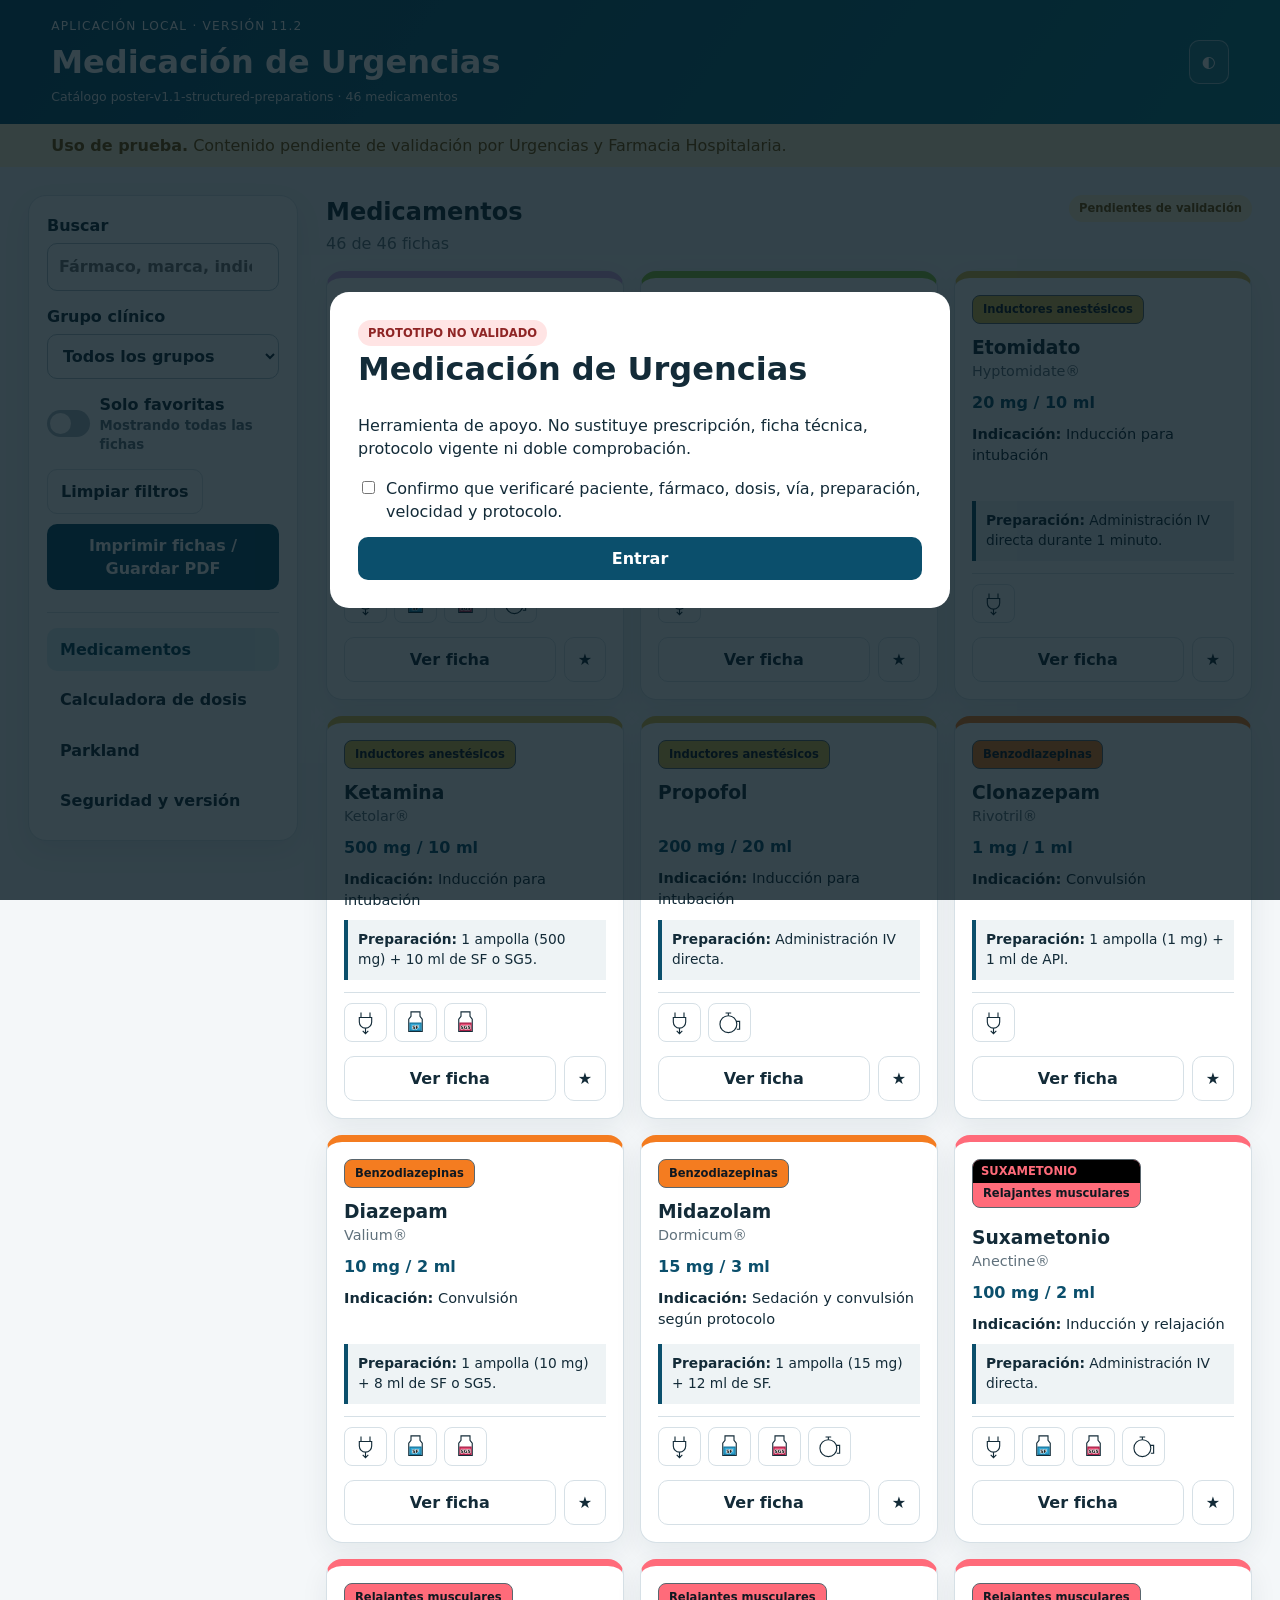
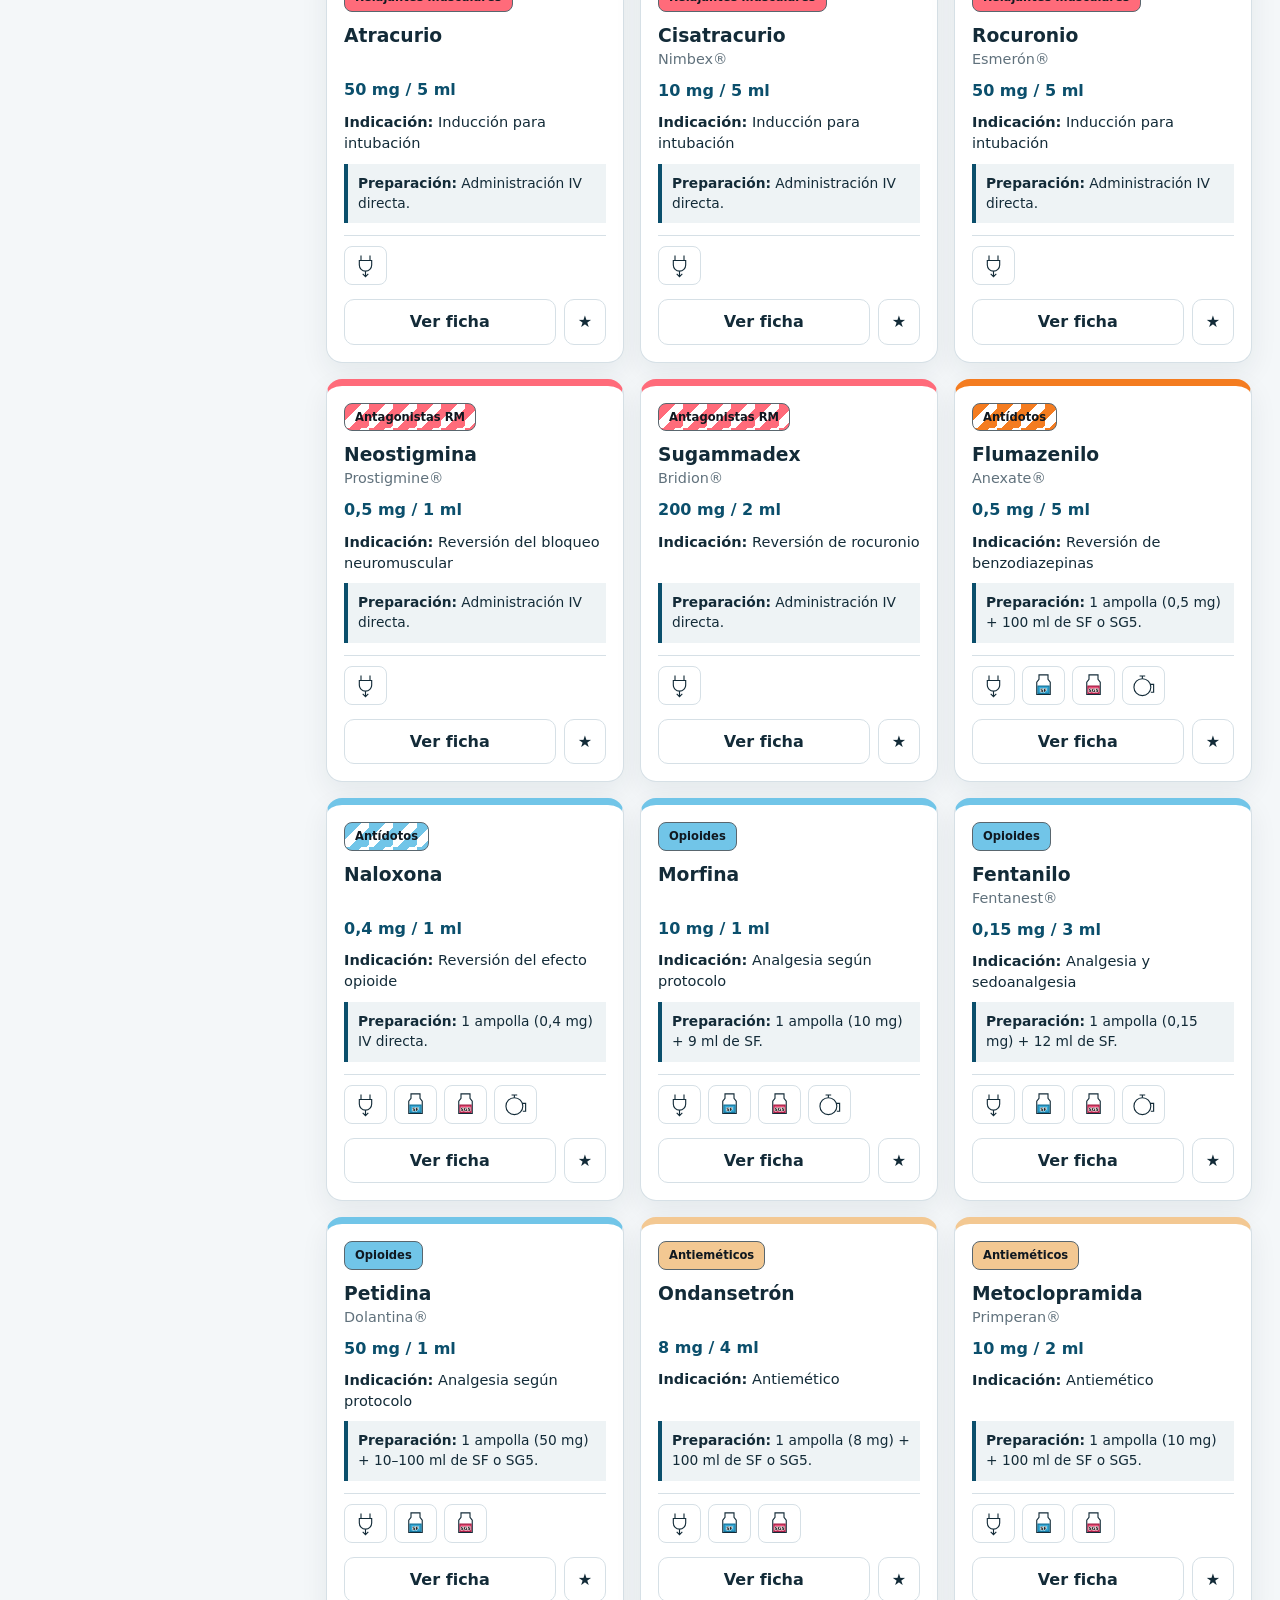
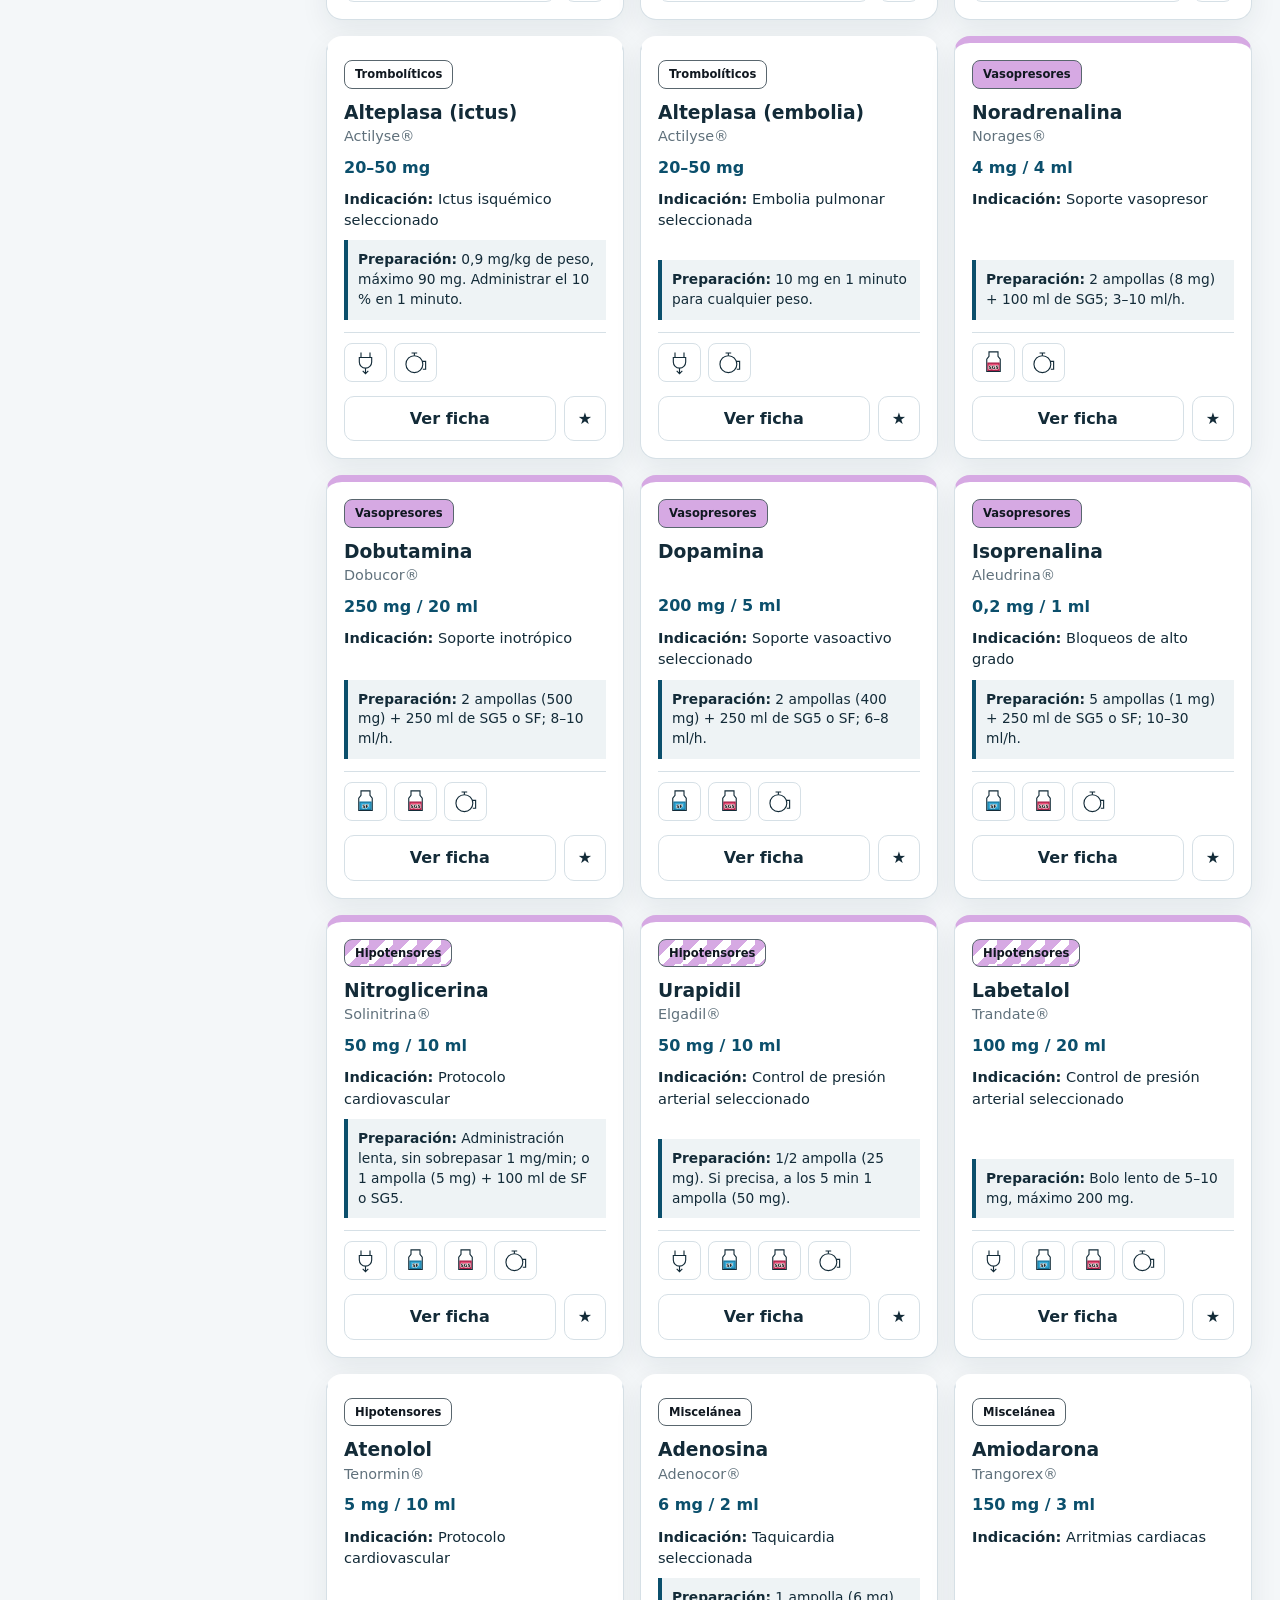
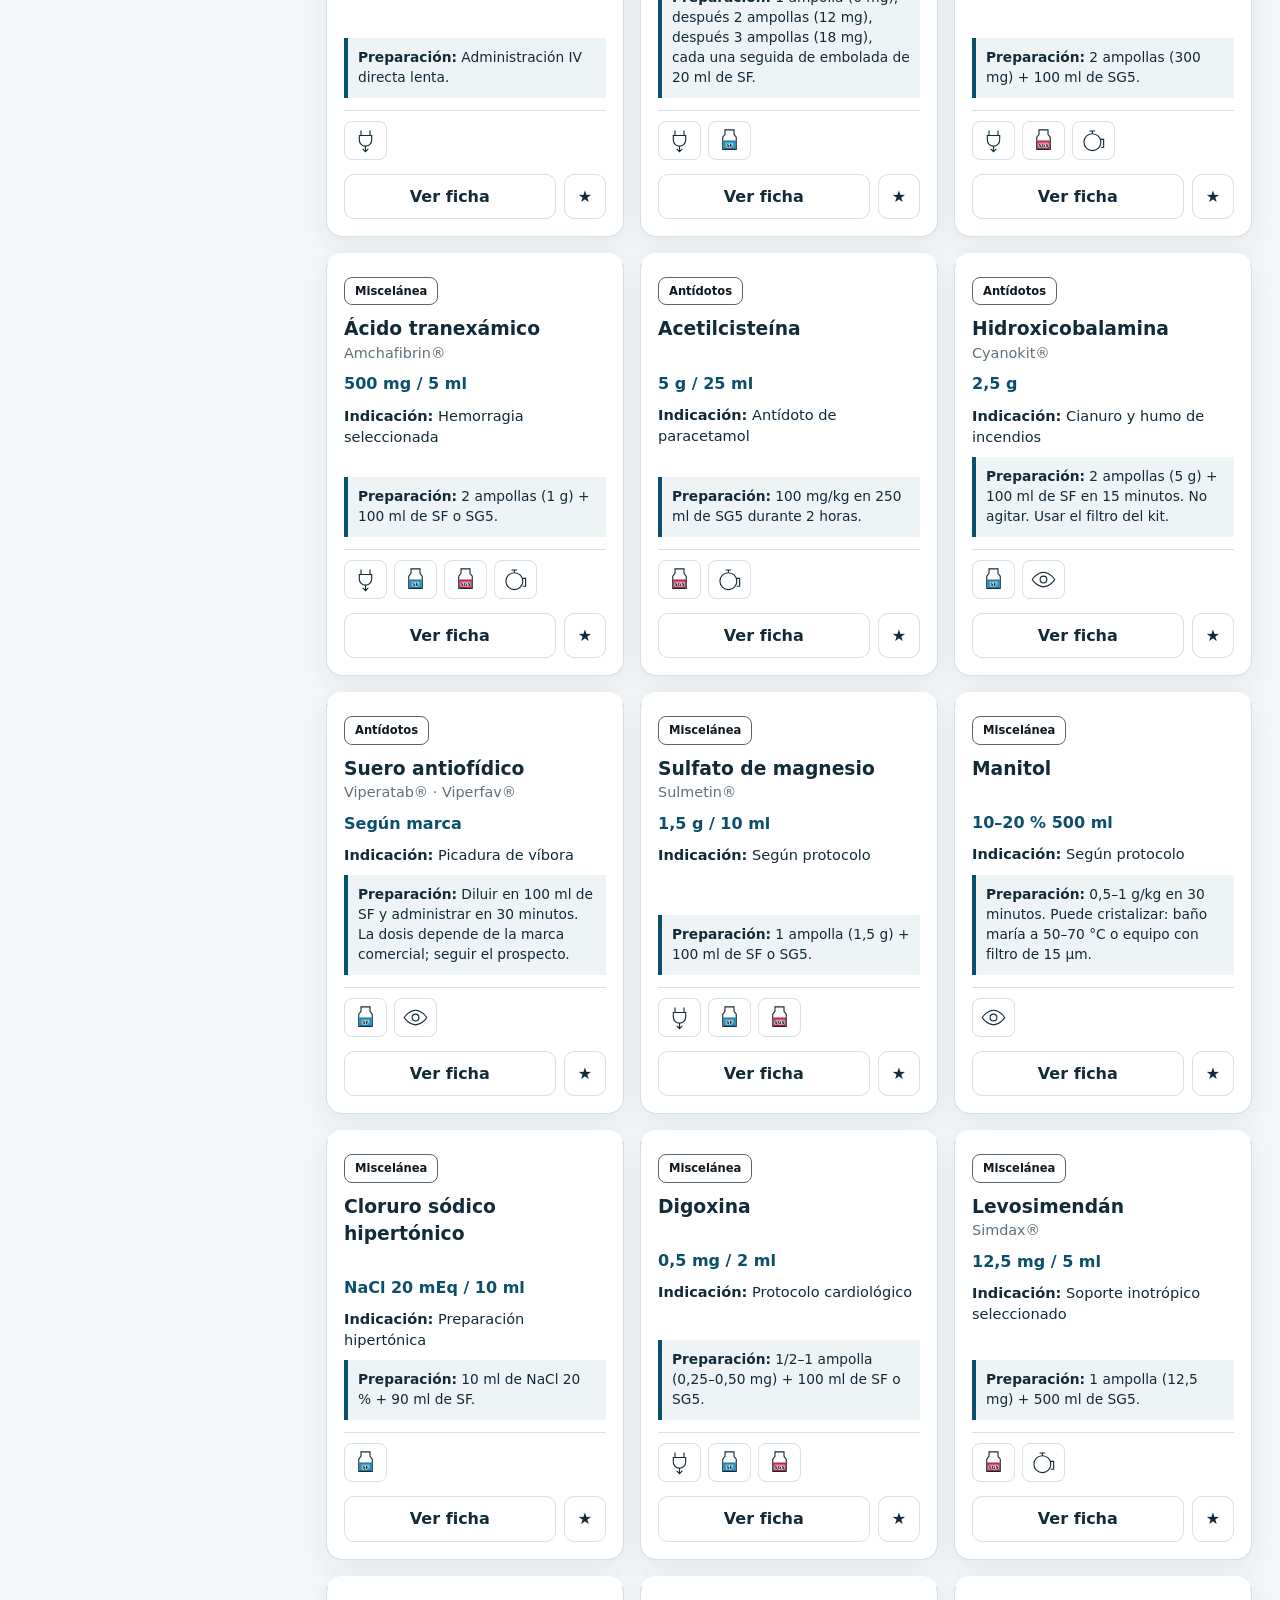
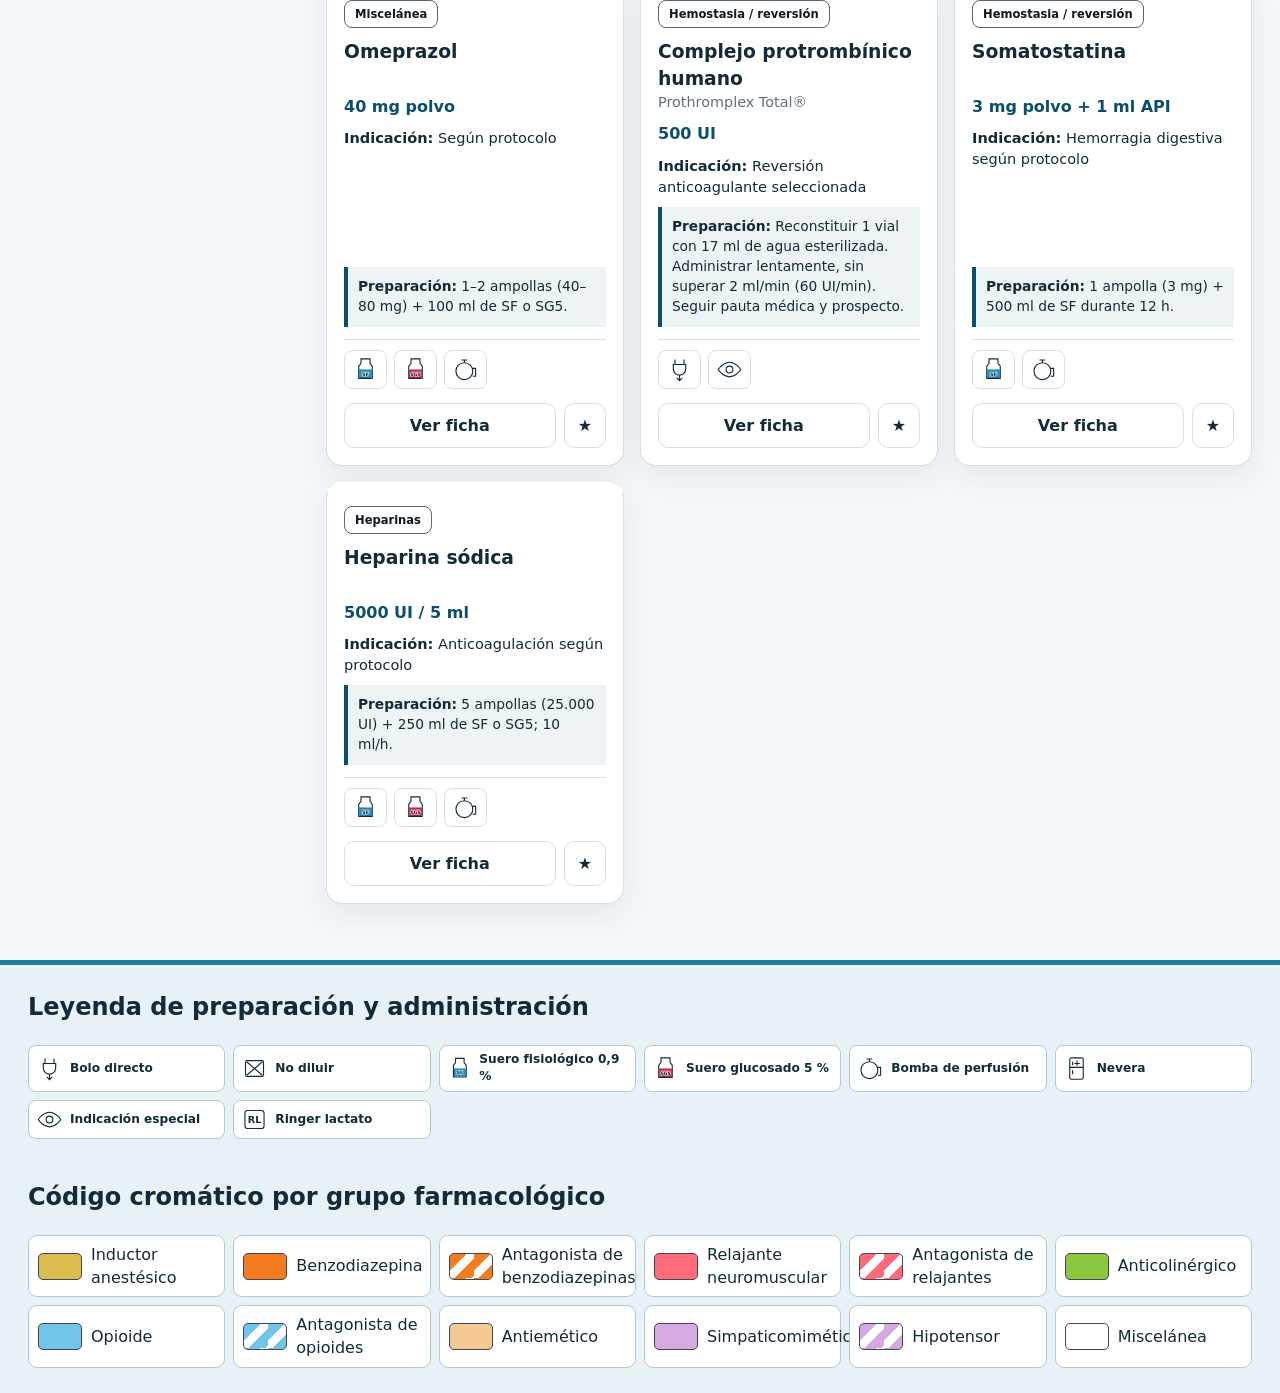
<file: index.html>
<!doctype html>
<html lang="es">
<head>
  <meta charset="utf-8">
  <meta name="viewport" content="width=device-width,initial-scale=1,viewport-fit=cover">
  <meta name="theme-color" content="#0b4f6c">
  <meta name="description" content="Apoyo local para preparación y administración de medicación de urgencias">
  <meta name="apple-mobile-web-app-capable" content="yes">
  <meta name="apple-mobile-web-app-status-bar-style" content="default">
  <meta name="apple-mobile-web-app-title" content="Med Urgencias">
  <title>Medicación de Urgencias</title>
  <link rel="manifest" href="./manifest.webmanifest">
  <link rel="icon" href="./icons/icon-192.png" sizes="192x192" type="image/png">
  <link rel="apple-touch-icon" href="./icons/icon-192.png">
  <link rel="stylesheet" href="./styles.css">
  <link rel="stylesheet" href="./print-manager.css">
</head>
<body>
  <div id="safetyGate" class="gate" role="dialog" aria-modal="true" aria-labelledby="gateTitle">
    <div class="gate-card"><span class="pill danger">PROTOTIPO NO VALIDADO</span><h1 id="gateTitle">Medicación de Urgencias</h1><p>Herramienta de apoyo. No sustituye prescripción, ficha técnica, protocolo vigente ni doble comprobación.</p><label class="check"><input id="gateCheck" type="checkbox"> Confirmo que verificaré paciente, fármaco, dosis, vía, preparación, velocidad y protocolo.</label><button id="enterBtn" class="primary" disabled>Entrar</button></div>
  </div>
  <header class="topbar"><div><p class="eyebrow">Aplicación local · versión 11.2</p><h1>Medicación de Urgencias</h1><p id="catalogInfo" class="catalog-info">Cargando catálogo…</p></div><div class="header-actions"><button id="installBtn" class="install-btn" hidden>Instalar aplicación</button><button id="themeBtn" class="icon-btn" aria-label="Cambiar contraste">◐</button></div></header>
  <div class="alert"><strong>Uso de prueba.</strong> Contenido pendiente de validación por Urgencias y Farmacia Hospitalaria.</div>
  <main class="layout">
    <aside class="sidebar"><label>Buscar<input id="search" type="search" placeholder="Fármaco, marca, indicación..."></label><label>Grupo clínico<select id="category"><option value="all">Todos los grupos</option></select></label><label class="check"><input id="favoritesOnly" type="checkbox"> Solo favoritos</label><button id="clearBtn" class="secondary">Limpiar filtros</button><nav><button class="nav-btn active" data-view="meds">Medicamentos</button><button class="nav-btn" data-view="dose">Calculadora de dosis</button><button class="nav-btn" data-view="parkland">Parkland</button><button class="nav-btn" data-view="about">Seguridad y versión</button></nav></aside>
    <section class="content">
      <section id="medsView" class="view"><div class="section-head"><div><h2>Medicamentos</h2><p id="count"></p></div><span class="pill warning">Pendientes de validación</span></div><div id="cards" class="card-grid"></div><p id="empty" class="empty" hidden>No hay resultados.</p></section>
      <section id="doseView" class="view" hidden><div class="section-head"><div><h2>Calculadora de dosis</h2><p>Realiza conversiones a partir de una dosis ya prescrita.</p></div><span class="pill danger">No prescribe dosis</span></div><div class="panel dose-grid"><fieldset><legend>1. Dosis prescrita</legend><label>Tipo<select id="doseMode"><option value="total">Dosis total</option><option value="perKg">Dosis por kg</option></select></label><label id="weightWrap" hidden>Peso (kg)<input id="doseWeight" type="number" min="0.1" max="300" step="0.1"></label><div class="inline"><label>Dosis<input id="doseValue" type="number" min="0" step="any"></label><label>Unidad<select id="doseUnit"><option value="mg">mg</option><option value="mcg">microgramos</option><option value="g">g</option><option value="UI">UI</option></select></label></div></fieldset><fieldset><legend>2. Presentación</legend><div class="inline"><label>Cantidad<input id="stockAmount" type="number" min="0" step="any"></label><label>Unidad<select id="stockUnit"><option value="mg">mg</option><option value="mcg">microgramos</option><option value="g">g</option><option value="UI">UI</option></select></label></div><label>Volumen que contiene (ml)<input id="stockVolume" type="number" min="0" step="any"></label></fieldset><fieldset><legend>3. Preparación opcional</legend><label>Volumen final total (ml)<input id="finalVolume" type="number" min="0" step="any"></label><div class="inline"><label>Duración<input id="duration" type="number" min="0" step="any"></label><label>Unidad<select id="durationUnit"><option value="min">min</option><option value="h">horas</option></select></label></div></fieldset><div class="actions"><button id="doseCalcBtn" class="primary">Calcular</button><button id="doseResetBtn" class="secondary">Borrar</button></div><div id="doseResult" class="result">Introduce la dosis prescrita y la presentación disponible.</div></div><div class="note"><strong>Resultado matemático, no pauta clínica.</strong> No mezcles UI con unidades de masa.</div></section>
      <section id="parklandView" class="view" hidden><div class="section-head"><div><h2>Calculadora de Parkland</h2><p>Reposición inicial orientativa en pacientes quemados.</p></div><span class="pill danger">Requiere validación clínica</span></div><div class="panel parkland"><label>Peso (kg)<input id="weight" type="number" min="1" max="300" step="0.1"></label><label>Superficie corporal quemada (%)<input id="burn" type="number" min="1" max="100" step="0.1"></label><button id="calcBtn" class="primary">Calcular</button><button id="resetCalc" class="secondary">Borrar</button><div id="calcResult" class="result">Introduce peso y %SCQ.</div></div><div class="note"><strong>Fórmula:</strong> 4 ml × kg × %SCQ. 50 % en las primeras 8 horas y 50 % en las 16 siguientes. El tiempo se cuenta desde la quemadura.</div></section>
      <section id="aboutView" class="view" hidden><div class="panel prose"><h2>Seguridad y versión</h2><ul><li>Versión de la aplicación: 11.2. Catálogo clínico externo con preparaciones estructuradas.</li><li>Sin datos identificativos ni conexiones externas.</li><li>Los favoritos se guardan en este navegador.</li><li>Los colores indican la clasificación cromática de jeringas, separada del grupo clínico usado para filtrar.</li><li>Los valores Pantone se muestran mediante equivalencias sRGB aproximadas para pantalla.</li></ul><button id="exportBtn" class="secondary">Exportar favoritos</button></div></section>
    </section>
  </main>
  <footer class="app-footer"><div class="footer-inner"><h2>Leyenda de preparación y administración</h2><div id="iconLegend" class="legend-grid"></div><section class="color-legend"><h2>Código cromático por grupo farmacológico</h2><div id="colorLegend" class="legend-grid"></div></section></div></footer>
  <dialog id="drugDialog"><article id="dialogContent"></article><form method="dialog"><button class="secondary">Cerrar</button></form></dialog>
  <div id="updateToast" class="update-toast" hidden><span>Hay una versión nueva disponible.</span><button id="updateBtn" class="primary">Actualizar</button></div>
  <script src="./app.js"></script>
  <script src="./print-manager.js"></script>
</body>
</html>
</file>
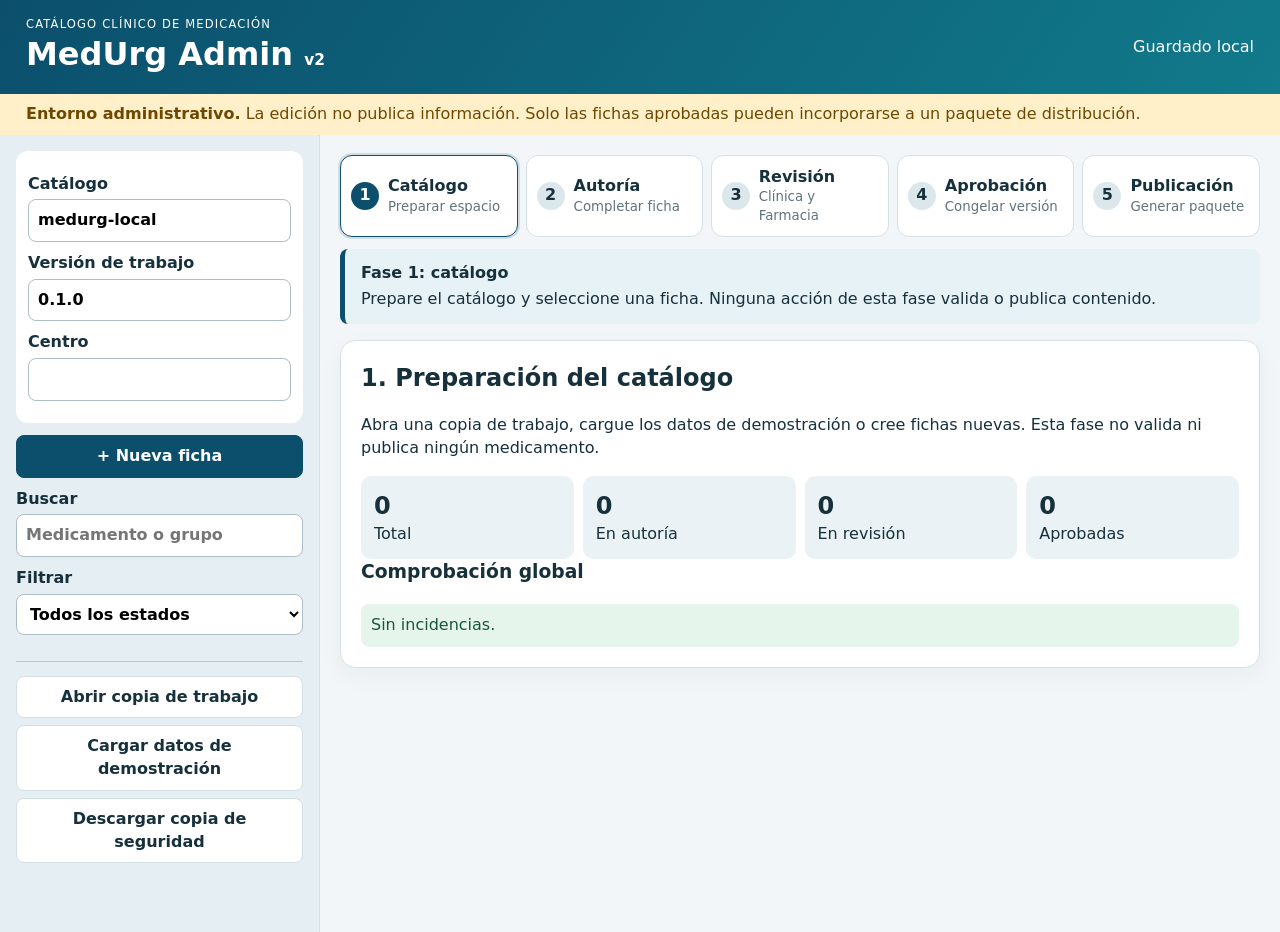
<file: admin/index.html>
<!doctype html><html lang="es"><head><meta charset="utf-8"><meta name="viewport" content="width=device-width,initial-scale=1"><meta name="theme-color" content="#0b4f6c"><title>MedUrg Admin v2</title><link rel="manifest" href="manifest.webmanifest"><link rel="icon" href="icons/icon-192.png"><link rel="stylesheet" href="styles.css"></head><body>
<header class="top"><div><p class="eyebrow">Catálogo clínico de medicación</p><h1>MedUrg Admin <small>v2</small></h1></div><div class="top-actions"><span id="saveState">Guardado local</span><button id="installBtn" hidden>Instalar</button></div></header>
<div class="warning"><strong>Entorno administrativo.</strong> La edición no publica información. Solo las fichas aprobadas pueden incorporarse a un paquete de distribución.</div>
<div class="app">
<aside class="side"><section class="catalog-meta"><label>Catálogo<input id="catalogId"></label><label>Versión de trabajo<input id="catalogVersion"></label><label>Centro<input id="centerName"></label></section><button id="newBtn" class="primary wide">+ Nueva ficha</button><label>Buscar<input id="search" type="search" placeholder="Medicamento o grupo"></label><label>Filtrar<select id="statusFilter"><option value="all">Todos los estados</option></select></label><div id="medList" class="med-list"></div><div class="side-actions"><button id="importBtn">Abrir copia de trabajo</button><input id="importFile" type="file" accept="application/json,.json" hidden><button id="loadSampleBtn">Cargar datos de demostración</button><button id="backupBtn">Descargar copia de seguridad</button></div></aside>
<main class="main">
<nav id="stepper" class="stepper" aria-label="Fases"><button data-step="catalog"><b>1</b><span>Catálogo<small>Preparar espacio</small></span></button><button data-step="author"><b>2</b><span>Autoría<small>Completar ficha</small></span></button><button data-step="review"><b>3</b><span>Revisión<small>Clínica y Farmacia</small></span></button><button data-step="approval"><b>4</b><span>Aprobación<small>Congelar versión</small></span></button><button data-step="publish"><b>5</b><span>Publicación<small>Generar paquete</small></span></button></nav>
<section id="contextBox" class="context"></section>
<section id="catalogPanel" class="phase"><div class="panel"><h2>1. Preparación del catálogo</h2><p>Abra una copia de trabajo, cargue los datos de demostración o cree fichas nuevas. Esta fase no valida ni publica ningún medicamento.</p><div id="dashboard" class="stats"></div><h3>Comprobación global</h3><div id="catalogIssues"></div></div></section>
<section id="authorPanel" class="phase" hidden><div id="noSelectionAuthor" class="panel empty">Seleccione una ficha o cree una nueva.</div><form id="medForm" hidden><div class="panel"><div class="panel-head"><div><h2 id="formTitle">Ficha</h2><p id="formSubtitle"></p></div><span id="statusBadge" class="badge"></span></div><div id="completion" class="completion"></div><div class="grid3"><label>Identificador estable<input id="stableId" required pattern="[a-z0-9-]+"></label><label>Nombre visible<input id="displayName" required></label><label>Versión<input id="medVersion" required></label><label>Marcas comerciales<input id="brands" placeholder="Separadas por ;"></label><label>Grupo clínico<input id="clinicalGroup" required></label><label>Grupo cromático<select id="colorGroup"><option value="inductor">Inductor anestésico</option><option value="benzodiazepina">Benzodiazepina</option><option value="antagonista-benzo">Antagonista de benzodiazepinas</option><option value="relajante">Relajante neuromuscular</option><option value="antagonista-relajante">Antagonista de relajantes</option><option value="anticolinergico">Anticolinérgico</option><option value="opioide">Opioide</option><option value="antagonista-opioide">Antagonista de opioides</option><option value="antiemetico">Antiemético</option><option value="simpaticomimetico">Simpaticomimético</option><option value="hipotensor">Hipotensor</option><option value="miscelanea">Miscelánea</option></select></label></div><label>Indicaciones<textarea id="indications" rows="3" placeholder="Una por línea"></textarea></label><label>Advertencias<textarea id="warnings" rows="3" placeholder="Una por línea"></textarea></label></div>
<div class="panel"><div class="panel-head"><h2>Presentaciones</h2><button type="button" id="addPresentation">+ Añadir</button></div><div id="presentations"></div></div>
<div class="panel"><div class="panel-head"><h2>Preparaciones</h2><button type="button" id="addPreparation">+ Añadir</button></div><div id="preparations"></div></div>
<div class="panel"><div class="panel-head"><h2>Fuentes documentales</h2><button type="button" id="addSource">+ Añadir</button></div><div id="sources"></div></div>
<div class="actionbar"><button type="submit" class="primary">Guardar borrador</button><button type="button" id="checkBtn">Comprobar ficha</button><button type="button" id="sendReviewBtn" class="success">Enviar a revisión clínica</button><button type="button" id="duplicateBtn">Crear nueva versión</button><button type="button" id="deleteBtn" class="danger">Eliminar borrador</button></div></form></section>
<section id="reviewPanel" class="phase" hidden><div id="noSelectionReview" class="panel empty">Seleccione una ficha.</div><div id="reviewContent" hidden><div class="panel"><div class="panel-head"><div><h2>3. Revisión</h2><p id="reviewStageText"></p></div><span id="reviewBadge" class="badge"></span></div><div id="reviewIssues"></div><div class="grid2"><label>Responsable de la decisión<input id="reviewerName"></label><label>Fecha<input id="reviewDate" type="date"></label></div><label>Observaciones<textarea id="reviewComments" rows="5"></textarea></label><div class="decision"><button id="acceptReview" class="success"></button><button id="requestChanges" class="danger">Solicitar cambios</button><button id="reportBtn">Vista previa del informe</button></div></div><div class="panel"><h2>Historial de la ficha</h2><div id="historyList" class="timeline"></div></div></div></section>
<section id="approvalPanel" class="phase" hidden><div id="noSelectionApproval" class="panel empty">Seleccione una ficha.</div><div id="approvalContent" hidden><div class="panel"><div class="panel-head"><div><h2>4. Aprobación</h2><p>La aprobación congela esta versión. Para modificarla después será necesario crear una nueva versión.</p></div><span id="approvalBadge" class="badge"></span></div><div id="approvalSummary"></div><div class="grid3"><label>Aprobador<input id="approver"></label><label>Fecha de aprobación<input id="approvalDate" type="date"></label><label>Próxima revisión<input id="nextReviewAt" type="date"></label></div><label>Resolución / comentarios<textarea id="approvalComments" rows="4"></textarea></label><div class="decision"><button id="approveBtn" class="success">Aprobar versión</button><button id="returnBtn" class="danger">Devolver para cambios</button><button id="approvalReportBtn">Generar informe</button></div></div></div></section>
<section id="publishPanel" class="phase" hidden><div class="panel"><h2>5. Publicación</h2><p>Se incluyen exclusivamente fichas aprobadas y sin errores bloqueantes. La generación del paquete no modifica el catálogo asistencial hasta que el archivo sea instalado.</p><div id="publishStats" class="stats"></div><h3>Fichas excluidas</h3><div id="exclusions"></div><div class="decision"><button id="previewPackageBtn">Previsualizar paquete</button><button id="exportPackageBtn" class="primary">Generar JSON para aplicación asistencial</button><button id="markPublishedBtn" class="success">Marcar fichas exportadas como publicadas</button></div></div></section>
</main></div>
<dialog id="reportDialog"><article><h2>Informe de validación</h2><iframe id="reportFrame"></iframe><footer><button id="printReport">Imprimir / PDF</button><button id="closeReport">Cerrar</button></footer></article></dialog>
<dialog id="packageDialog"><article><h2>Previsualización del paquete</h2><pre id="packagePreview"></pre><footer><button onclick="packageDialog.close()">Cerrar</button></footer></article></dialog>
<template id="presentationTpl"><div class="subcard presentation-row"><div class="grid5"><label>Texto visible<input data-f="displayText" required></label><label>Cantidad<input data-f="amount" type="number" step="any"></label><label>Unidad<select data-f="amountUnit"><option>mg</option><option>microgramos</option><option>g</option><option>UI</option><option>mEq</option></select></label><label>Volumen ml<input data-f="volumeMl" type="number" step="any"></label><label class="check">Activa<input data-f="active" type="checkbox" checked></label></div><button type="button" class="remove">Eliminar</button></div></template>
<template id="preparationTpl"><div class="subcard preparation-row"><div class="grid3"><label>Vía<input data-f="route"></label><label>Modalidad<input data-f="mode"></label><label>Diluyente<input data-f="diluent"></label><label>Volumen final ml<input data-f="finalVolumeMl" type="number" step="any"></label><label class="span2">Instrucciones<textarea data-f="instructions" rows="3"></textarea></label></div><fieldset><legend>Iconos</legend><div class="icon-checks"></div></fieldset><button type="button" class="remove">Eliminar</button></div></template>
<template id="sourceTpl"><div class="subcard source-row"><div class="grid3"><label>Tipo<select data-f="type"><option>Ficha técnica</option><option>Protocolo local</option><option>Guía</option><option>Otra</option></select></label><label>Título<input data-f="title"></label><label>URL o referencia<input data-f="reference"></label><label>Fecha de consulta<input data-f="accessedAt" type="date"></label></div><button type="button" class="remove">Eliminar</button></div></template>
<script src="app.js"></script></body></html>
</file>
<file: styles.css>
:root{--bg:#f4f7f9;--surface:#fff;--ink:#132b38;--muted:#60717c;--brand:#0b4f6c;--line:#d6e0e6;--shadow:0 10px 28px #0c2d3d12;--danger:#8f2525;--danger-bg:#ffe4e4;--warn:#7a4d00;--warn-bg:#fff1cc;--inductor:#DBBC4E;--benzo:#F47C20;--relax:#FF6B7A;--local:#A7A8AA;--anticholin:#8DC63F;--opioid:#71C5E8;--antiemetic:#F3C892;--vaso:#D6A9E3;--misc:#fff}*{box-sizing:border-box}body{margin:0;background:var(--bg);color:var(--ink);font-family:system-ui,-apple-system,"Segoe UI",sans-serif;line-height:1.45}.topbar{display:flex;align-items:center;justify-content:space-between;padding:18px clamp(18px,4vw,54px);color:#fff;background:linear-gradient(125deg,var(--brand),#117a8b)}h1,h2{margin-top:0}.topbar h1{margin:0;font-size:clamp(1.5rem,3vw,2rem)}.eyebrow{margin:0 0 3px;font-size:.76rem;text-transform:uppercase;letter-spacing:.1em}.header-actions{display:flex;gap:10px}.icon-btn,.install-btn{border:1px solid #ffffff88;border-radius:10px;padding:9px 12px}.icon-btn{background:#ffffff18;color:white}.install-btn{background:#fff;color:var(--brand);font-weight:800}.alert{padding:10px clamp(18px,4vw,54px);background:var(--warn-bg);color:var(--warn)}.layout{max-width:1450px;margin:auto;padding:28px;display:grid;grid-template-columns:270px 1fr;gap:28px}.sidebar{position:sticky;top:18px;align-self:start;padding:18px;background:var(--surface);border:1px solid var(--line);border-radius:18px;box-shadow:var(--shadow)}label{display:grid;gap:6px;font-weight:650;margin-bottom:14px}input,select,button{font:inherit}input,select{width:100%;padding:11px;border:1px solid #afc0ca;border-radius:10px;background:var(--surface);color:var(--ink)}button{cursor:pointer}.primary,.secondary,.nav-btn{padding:10px 13px;border-radius:10px;font-weight:750}.primary{border:0;background:var(--brand);color:#fff}.secondary{border:1px solid var(--line);background:var(--surface);color:var(--ink)}.check{display:flex;align-items:flex-start;gap:8px;font-weight:500}.check input{width:auto;margin-top:4px}.sidebar nav{display:grid;gap:7px;margin-top:22px;padding-top:15px;border-top:1px solid var(--line)}.nav-btn{text-align:left;border:0;background:transparent;color:var(--ink)}.nav-btn.active{background:#dff2f6;color:#07445a}.content{min-width:0}.section-head{display:flex;justify-content:space-between;gap:14px;align-items:start}.section-head h2{margin-bottom:2px}.section-head p{margin:0 0 16px;color:var(--muted)}.pill{display:inline-block;padding:5px 10px;border-radius:999px;font-size:.72rem;font-weight:850}.warning{background:var(--warn-bg);color:var(--warn)}.danger{background:var(--danger-bg);color:var(--danger)}.card-grid{display:grid;grid-template-columns:repeat(auto-fill,minmax(270px,1fr));gap:16px}.drug-card{--label:var(--misc);display:flex;flex-direction:column;padding:17px;background:var(--surface);border:1px solid var(--line);border-top:7px solid var(--label);border-radius:16px;box-shadow:var(--shadow)}.drug-card h3{margin:10px 0 0}.brand{min-height:1.4em;color:var(--muted);font-size:.9rem}.presentation{margin:9px 0;color:var(--brand);font-weight:800}.summary{flex:1;font-size:.91rem}.family-tag{display:inline-block;max-width:100%;padding:5px 10px;border:1px solid #59666e;border-radius:8px;background:var(--label-fill,var(--label));color:#101820;font-size:.72rem;font-weight:900;background-size:24px 24px}.special-tag{padding-top:25px;position:relative;overflow:hidden}.special-tag::before{content:attr(data-title);position:absolute;inset:0 0 auto;background:#000;color:var(--label);padding:3px 8px}.card-icons,.detail-icons{display:flex;flex-wrap:wrap;gap:7px;margin-top:12px;padding-top:10px;border-top:1px solid var(--line)}.med-icon{display:inline-flex;align-items:center;gap:7px;padding:5px 7px;border:1px solid var(--line);border-radius:8px;background:var(--surface);font-size:.76rem;font-weight:750}.med-icon svg{width:27px;height:27px;fill:none;stroke:currentColor;stroke-width:2}.med-icon.compact span{display:none}.icon-sf .liquid{fill:#36a9d6}.icon-sg .liquid{fill:#ec4f78}.card-actions,.actions{display:flex;gap:8px;margin-top:14px}.card-actions button:first-child{flex:1}.fav.active{background:#ffefb2}.panel{padding:22px;background:var(--surface);border:1px solid var(--line);border-radius:18px;box-shadow:var(--shadow)}.dose-grid{display:grid;grid-template-columns:repeat(3,1fr);gap:16px}.dose-grid fieldset{border:1px solid var(--line);border-radius:13px;padding:14px}.dose-grid legend{font-weight:850;color:var(--brand)}.inline{display:grid;grid-template-columns:2fr 1fr;gap:9px}.result{grid-column:1/-1;padding:16px;border-radius:11px;background:#e6f3f6;font-weight:650}.formula{display:inline-block;margin:7px 0;padding:5px 7px;background:var(--surface);border:1px solid var(--line);border-radius:7px;font-family:ui-monospace,monospace}.bad{color:var(--danger);font-weight:850}.parkland{display:grid;grid-template-columns:1fr 1fr auto auto;align-items:end;gap:12px}.parkland label{margin:0}.note{margin-top:15px;padding:15px;border-left:5px solid #dda01d;background:var(--warn-bg)}.app-footer{margin-top:28px;padding:25px 28px;background:#102f3e;color:#eef8fb}.footer-inner{max-width:1394px;margin:auto}.legend-grid{display:grid;grid-template-columns:repeat(auto-fit,minmax(185px,1fr));gap:8px}.color-legend{margin-top:22px;padding-top:18px;border-top:1px solid #ffffff44}.swatch{--label:var(--misc);display:flex;align-items:center;gap:9px;padding:7px 9px;border:1px solid #ffffff55;border-radius:9px}.swatch::before{content:"";width:42px;height:25px;flex:none;border:1px solid #445;border-radius:5px;background:var(--label-fill,var(--label));background-size:24px 24px}.swatch small{display:block;color:#c6dae3}.gate{position:fixed;inset:0;z-index:100;display:grid;place-items:center;padding:20px;background:#03161fcc}.gate.hidden{display:none}.gate-card{max-width:620px;padding:28px;border-radius:19px;background:#fff;color:#132b38}.gate-card .primary{width:100%}dialog{width:min(720px,92vw);max-height:88vh;padding:0;border:0;border-radius:18px;background:var(--surface);color:var(--ink)}dialog::backdrop{background:#001c2c99}dialog article{padding:23px}dialog form{padding:0 23px 23px}.detail-grid{display:grid;grid-template-columns:150px 1fr;gap:8px 15px}.detail-grid dt{font-weight:850}.detail-grid dd{margin:0}.detail-warning{margin:12px 0;padding:12px;border-radius:10px;background:var(--danger-bg);color:var(--danger)}.update-toast{position:fixed;z-index:80;right:18px;bottom:18px;display:flex;align-items:center;gap:12px;padding:14px;border-radius:13px;background:var(--surface);box-shadow:0 15px 50px #0005}.update-toast[hidden]{display:none}.dark{--bg:#10191f;--surface:#18242c;--ink:#eef7fb;--muted:#b4c1c8;--line:#344854;--shadow:none}.dark .gate-card{background:#18242c;color:#eef7fb}@media(max-width:900px){.layout{grid-template-columns:1fr;padding:16px}.sidebar{position:static}.dose-grid,.parkland{grid-template-columns:1fr}.dose-grid .result,.parkland .result{grid-column:1}.section-head{flex-direction:column}.detail-grid{grid-template-columns:1fr}}@media(max-width:600px){.install-btn{font-size:.75rem}.legend-grid{grid-template-columns:1fr 1fr}.update-toast{left:12px;right:12px}}
.catalog-info{margin:3px 0 0;font-size:.78rem;opacity:.9}code{padding:.1rem .3rem;border-radius:.3rem;background:#e7eef2;color:#17303c}
.prep-summary{margin-top:10px;padding:10px;border-left:4px solid var(--brand);background:color-mix(in srgb,var(--brand) 7%,var(--surface));font-size:.86rem}.preparation-list{display:grid;gap:9px}.preparation-item{display:grid;gap:3px;padding:10px;border:1px solid var(--line);border-radius:9px;background:var(--bg)}.preparation-item span{font-size:.8rem;color:var(--muted)}.preparation-item p{margin:.2rem 0}.preparation-item b{color:var(--brand)}
.icon-sf .liquid{fill:#36a9d6!important;stroke:#16769d!important}.icon-sg .liquid{fill:#ec4f78!important;stroke:#a51f46!important}.icon-sf .bag-label,.icon-sg .bag-label{fill:#111!important;stroke:none!important;font:900 8px system-ui,sans-serif;paint-order:stroke;stroke:#fff!important;stroke-width:1.5px!important}
</file>
<file: print-manager.css>
.app-footer{background:#e8f1f5!important;color:#132b38!important;border-top:5px solid #1b819a}.app-footer h2{color:#132b38}.app-footer .med-icon,.app-footer .swatch{background:#fff;color:#132b38;border-color:#b8c8d1}.dark .app-footer{background:#102f3e!important;color:#eef8fb!important}.dark .app-footer h2{color:#eef8fb}.dark .app-footer .med-icon,.dark .app-footer .swatch{background:#173f52;color:#fff}.favorites-switch{display:flex!important;align-items:center;gap:10px;margin:14px 0}.favorites-switch input{position:absolute;opacity:0}.switch-track{position:relative;width:48px;height:27px;border-radius:999px;background:#aab9c2}.switch-track:after{content:"";position:absolute;top:3px;left:3px;width:21px;height:21px;border-radius:50%;background:#fff;transition:.2s}.favorites-switch input:checked+.switch-track{background:var(--brand)}.favorites-switch input:checked+.switch-track:after{transform:translateX(21px)}.switch-copy{display:grid}.switch-copy small{color:var(--muted)}.print-all-btn{width:100%;margin-top:10px}.print-modal{width:min(1180px,97vw);max-height:95vh}.print-modal article{padding:22px}.print-config{display:grid;grid-template-columns:repeat(4,1fr);gap:12px}.print-preview-wrap{margin-top:16px;border:1px solid var(--line);border-radius:12px;overflow:hidden}.print-preview{width:100%;height:56vh;border:0;background:#fff}.print-help{color:var(--muted);font-size:.88rem}.print-modal footer{display:flex;justify-content:flex-end;padding:0 22px 22px}@media(max-width:800px){.print-config{grid-template-columns:1fr 1fr}}@media(max-width:550px){.print-config{grid-template-columns:1fr}}
</file>
<file: admin/styles.css>
:root{--bg:#f2f6f8;--surface:#fff;--ink:#16303c;--muted:#61737d;--brand:#0b4f6c;--accent:#117a8b;--line:#d4e0e6;--danger:#962e2e;--success:#246a45;--warn:#855500}*{box-sizing:border-box}body{margin:0;background:var(--bg);color:var(--ink);font-family:system-ui,-apple-system,"Segoe UI",sans-serif;line-height:1.42}.top{display:flex;justify-content:space-between;align-items:center;padding:16px 26px;background:linear-gradient(125deg,var(--brand),var(--accent));color:#fff}.top h1{margin:0}.top h1 small{font-size:.48em}.eyebrow{margin:0;font-size:.72rem;letter-spacing:.1em;text-transform:uppercase}.top-actions{display:flex;gap:12px;align-items:center}.warning{padding:9px 26px;background:#fff0c9;color:#6e4800}.app{display:grid;grid-template-columns:320px 1fr;min-height:calc(100vh - 103px)}.side{padding:16px;background:#e5eef2;border-right:1px solid var(--line);overflow:auto}.catalog-meta{padding:12px;background:#fff;border-radius:12px}.side label{display:grid;gap:4px;margin:10px 0;font-weight:700}.side-actions{display:grid;gap:7px;margin-top:14px;padding-top:14px;border-top:1px solid #b7c8d1}.wide{width:100%;margin-top:12px}.main{padding:20px;min-width:0}.stepper{display:grid;grid-template-columns:repeat(5,1fr);gap:8px;margin-bottom:12px}.stepper button{display:flex;align-items:center;gap:9px;text-align:left;border:1px solid var(--line);border-radius:12px;padding:10px;background:#fff}.stepper b{display:grid;place-items:center;width:28px;height:28px;border-radius:50%;background:#dce7ec}.stepper span{display:grid;font-weight:800}.stepper small{font-weight:500;color:var(--muted)}.stepper .active{border-color:var(--brand);box-shadow:0 0 0 2px #0b4f6c25}.stepper .active b{background:var(--brand);color:#fff}.stepper .done b{background:var(--success);color:#fff}.context{margin-bottom:16px;padding:13px 16px;border-left:5px solid var(--brand);background:#e7f2f6;border-radius:8px}.context h2{margin:0 0 3px;font-size:1rem}.context p{margin:0}.panel{margin-bottom:17px;padding:20px;background:#fff;border:1px solid var(--line);border-radius:15px;box-shadow:0 8px 24px #12303d0c}.panel h2,.panel h3{margin-top:0}.panel-head{display:flex;justify-content:space-between;gap:12px;align-items:start}.grid2,.grid3,.grid5{display:grid;gap:12px}.grid2{grid-template-columns:1fr 1fr}.grid3{grid-template-columns:repeat(3,1fr)}.grid5{grid-template-columns:2fr 1fr 1fr 1fr auto}.span2{grid-column:span 2}label{display:grid;gap:5px;font-weight:650}input,select,textarea,button{font:inherit}input,select,textarea{width:100%;padding:9px;border:1px solid #acbec8;border-radius:8px;background:#fff}button{cursor:pointer;padding:9px 12px;border:1px solid var(--line);border-radius:8px;background:#fff;color:var(--ink);font-weight:750}.primary{background:var(--brand);border-color:var(--brand);color:#fff}.success{background:#e6f5ec;border-color:#8bc1a1;color:#175737}.danger{background:#fff0f0;border-color:#e0a5a5;color:var(--danger)}.med-list{display:grid;gap:7px;margin-top:12px;max-height:46vh;overflow:auto}.med-item{display:grid;grid-template-columns:1fr auto;gap:8px;text-align:left}.med-item.active{border-color:var(--brand);box-shadow:0 0 0 2px #0b4f6c25}.med-item small{display:block;color:var(--muted)}.badge{padding:5px 9px;border-radius:999px;background:#dfe9ee;font-size:.73rem;font-weight:800}.stats{display:grid;grid-template-columns:repeat(4,1fr);gap:9px}.stat{padding:13px;border-radius:10px;background:#eaf2f5}.stat strong{display:block;font-size:1.5rem}.subcard{margin:10px 0;padding:13px;border:1px solid var(--line);border-radius:11px;background:#f9fbfc}.subcard .remove{margin-top:8px;color:var(--danger)}.check{display:flex;align-items:center;gap:5px}.check input{width:auto}.icon-checks{display:grid;grid-template-columns:repeat(4,1fr);gap:7px}.icon-checks label{display:flex;align-items:center;gap:5px;font-weight:500}.icon-checks input{width:auto}.actionbar,.decision{position:sticky;bottom:0;display:flex;gap:8px;flex-wrap:wrap;padding:12px;background:#edf3f6;border:1px solid var(--line);border-radius:11px}.completion{margin:10px 0 16px}.progress{height:10px;border-radius:999px;background:#dce5ea;overflow:hidden}.progress i{display:block;height:100%;background:var(--success)}.issue{margin:7px 0;padding:9px;border-left:4px solid var(--warn);background:#fff6df}.issue.error{border-color:var(--danger);background:#fff0f0}.ok{padding:10px;border-radius:8px;background:#e6f5ec;color:#175737}.empty{text-align:center;color:var(--muted);padding:50px}.timeline{display:grid;gap:10px}.event{position:relative;padding:10px 12px 10px 18px;border-left:3px solid #91a9b5;background:#f6f9fa}.event strong,.event small{display:block}.event small{color:var(--muted)}dialog{width:min(1100px,96vw);height:90vh;border:0;border-radius:15px;padding:0}dialog article{height:100%;display:grid;grid-template-rows:auto 1fr auto;padding:18px}dialog iframe,dialog pre{width:100%;height:100%;border:1px solid var(--line);overflow:auto}dialog footer{display:flex;justify-content:flex-end;gap:8px;padding-top:10px}@media(max-width:1050px){.app{grid-template-columns:1fr}.stepper{grid-template-columns:1fr 1fr}.grid3,.grid5{grid-template-columns:1fr}.span2{grid-column:auto}.icon-checks{grid-template-columns:1fr 1fr}}@media(max-width:600px){.stepper{grid-template-columns:1fr}.stats{grid-template-columns:1fr 1fr}}
</file>
